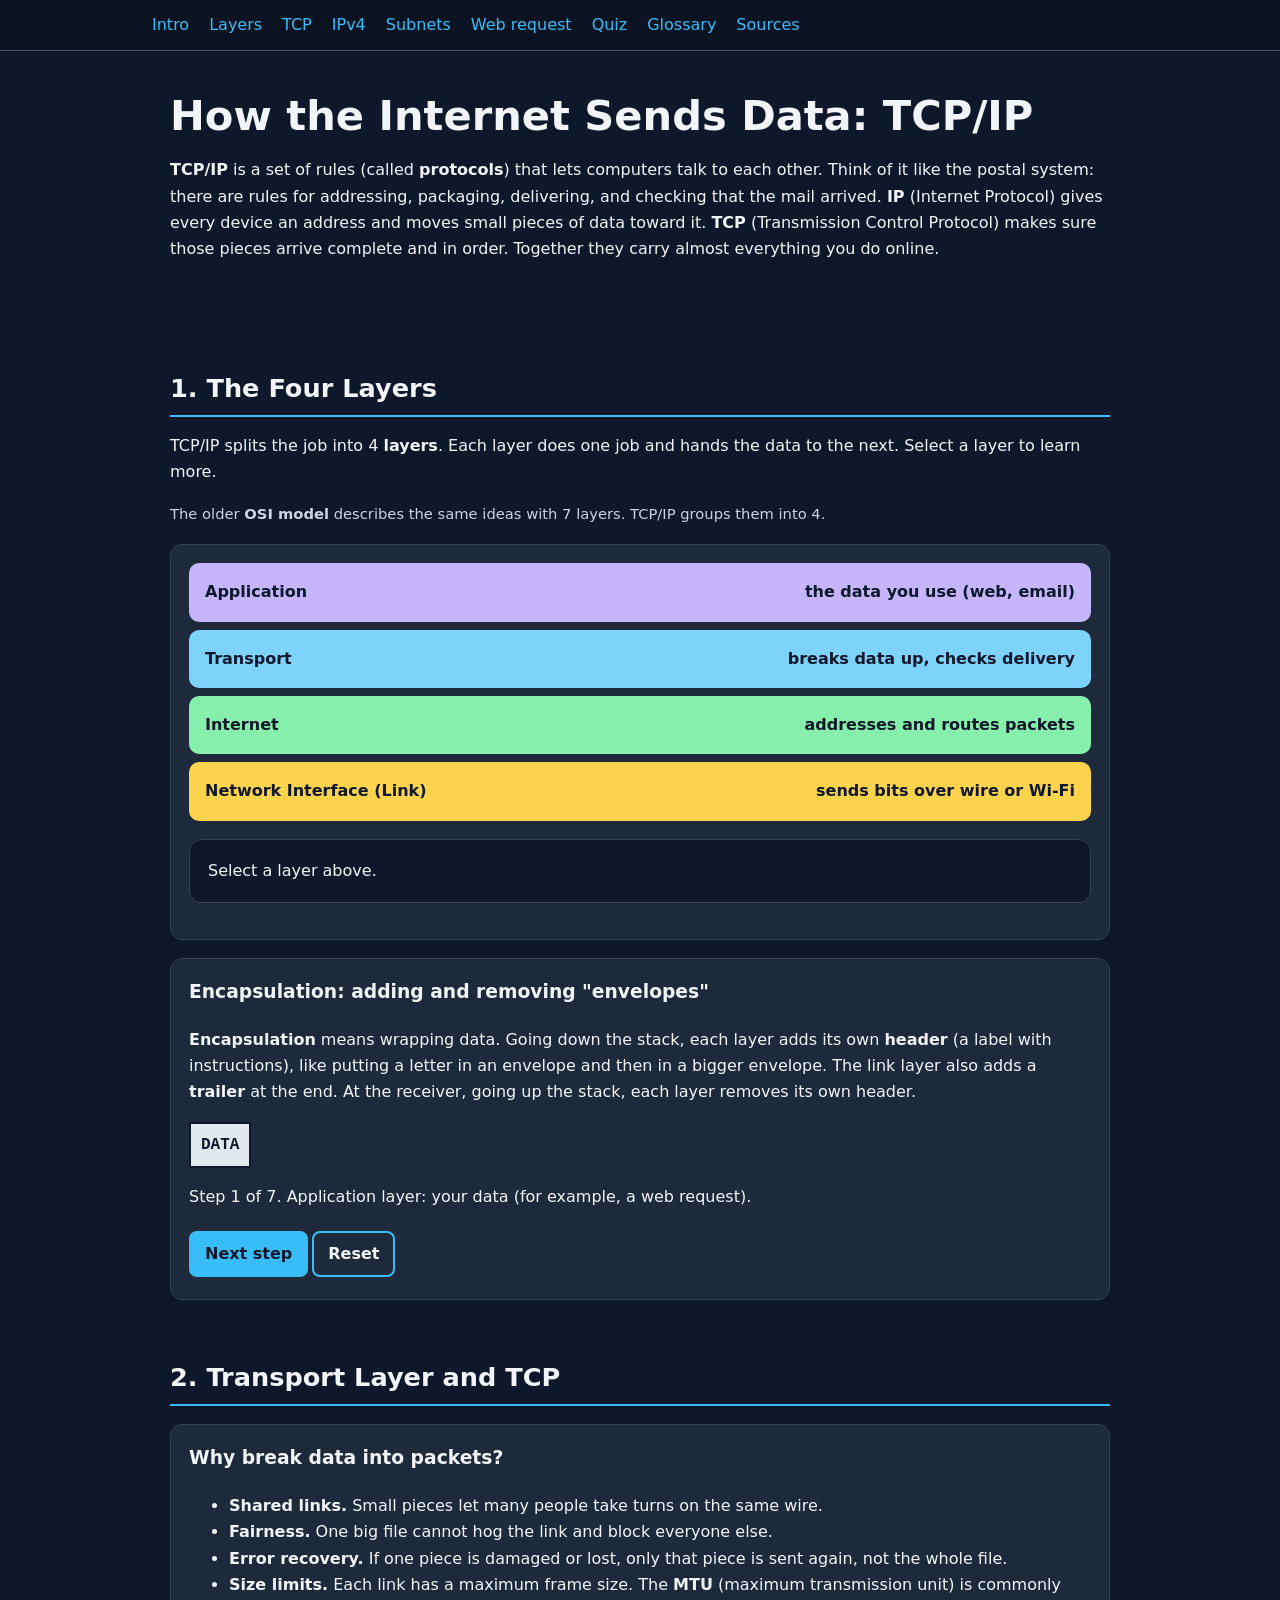
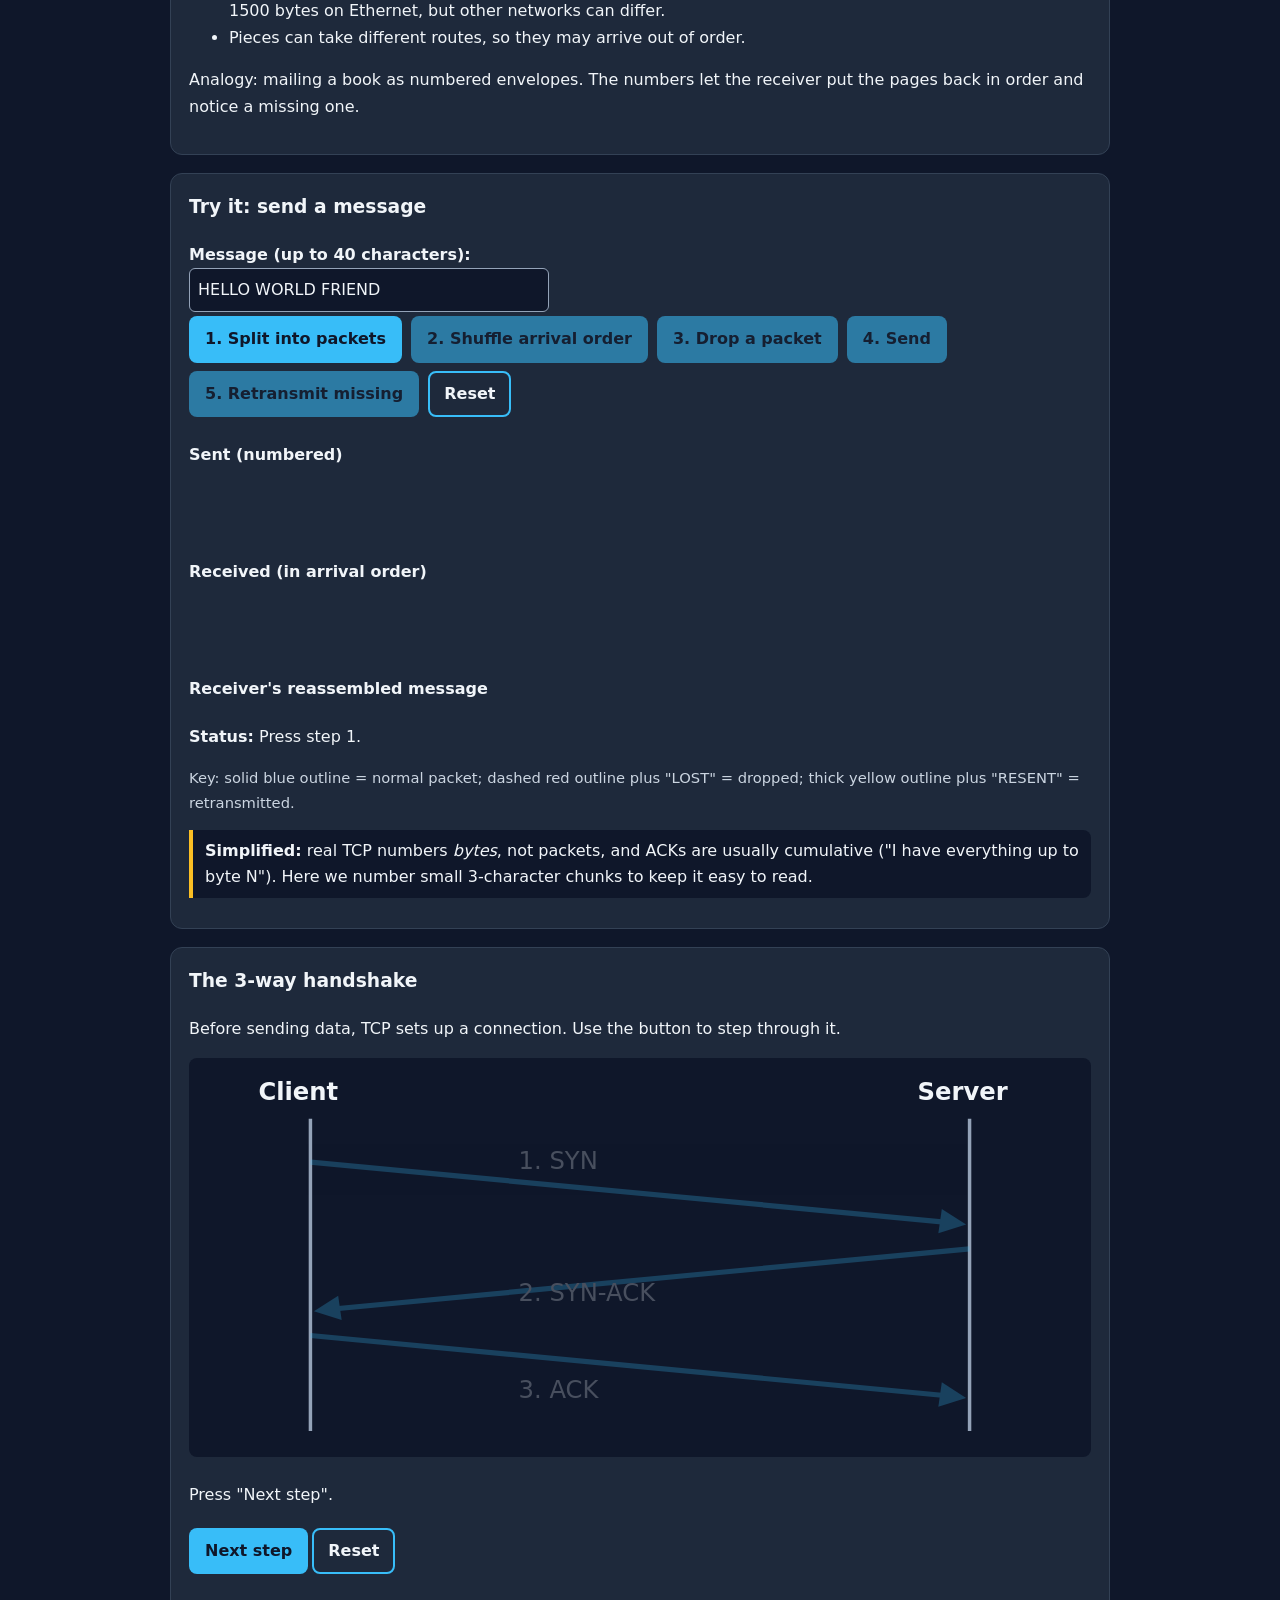
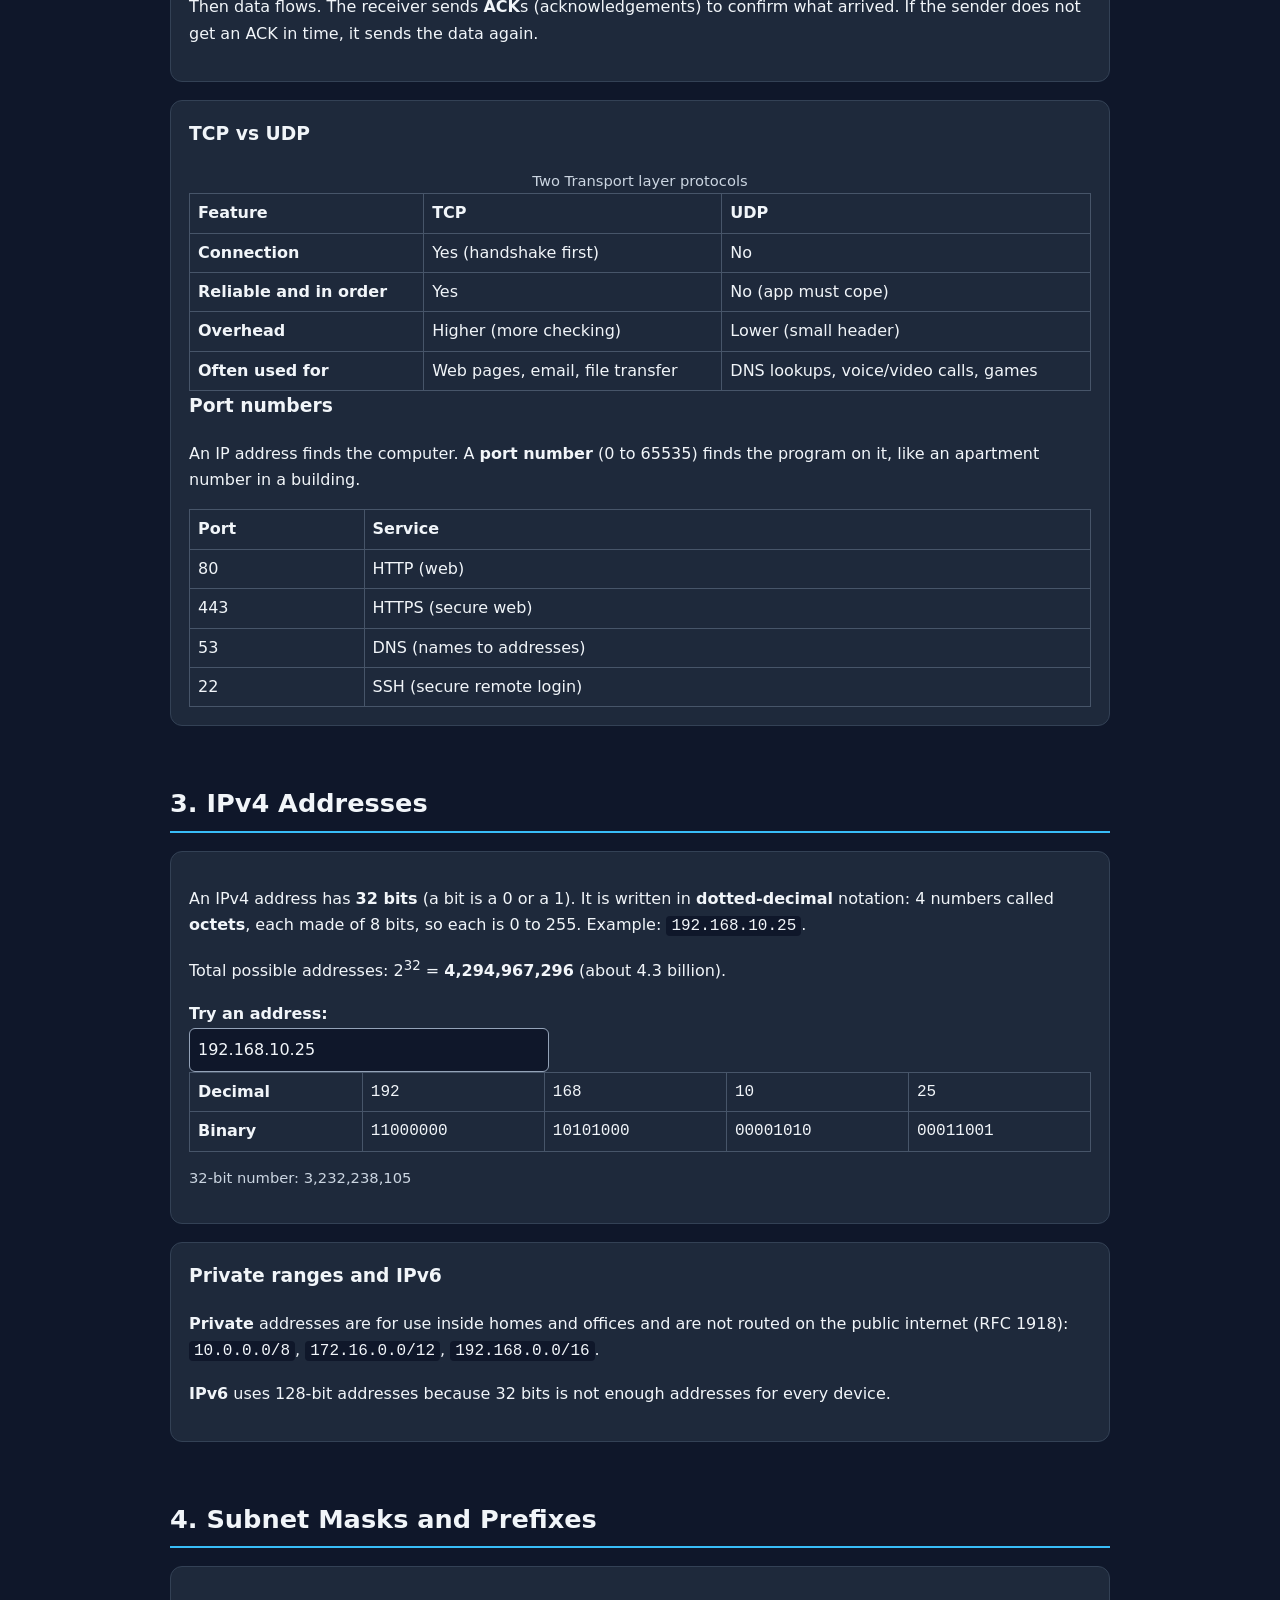
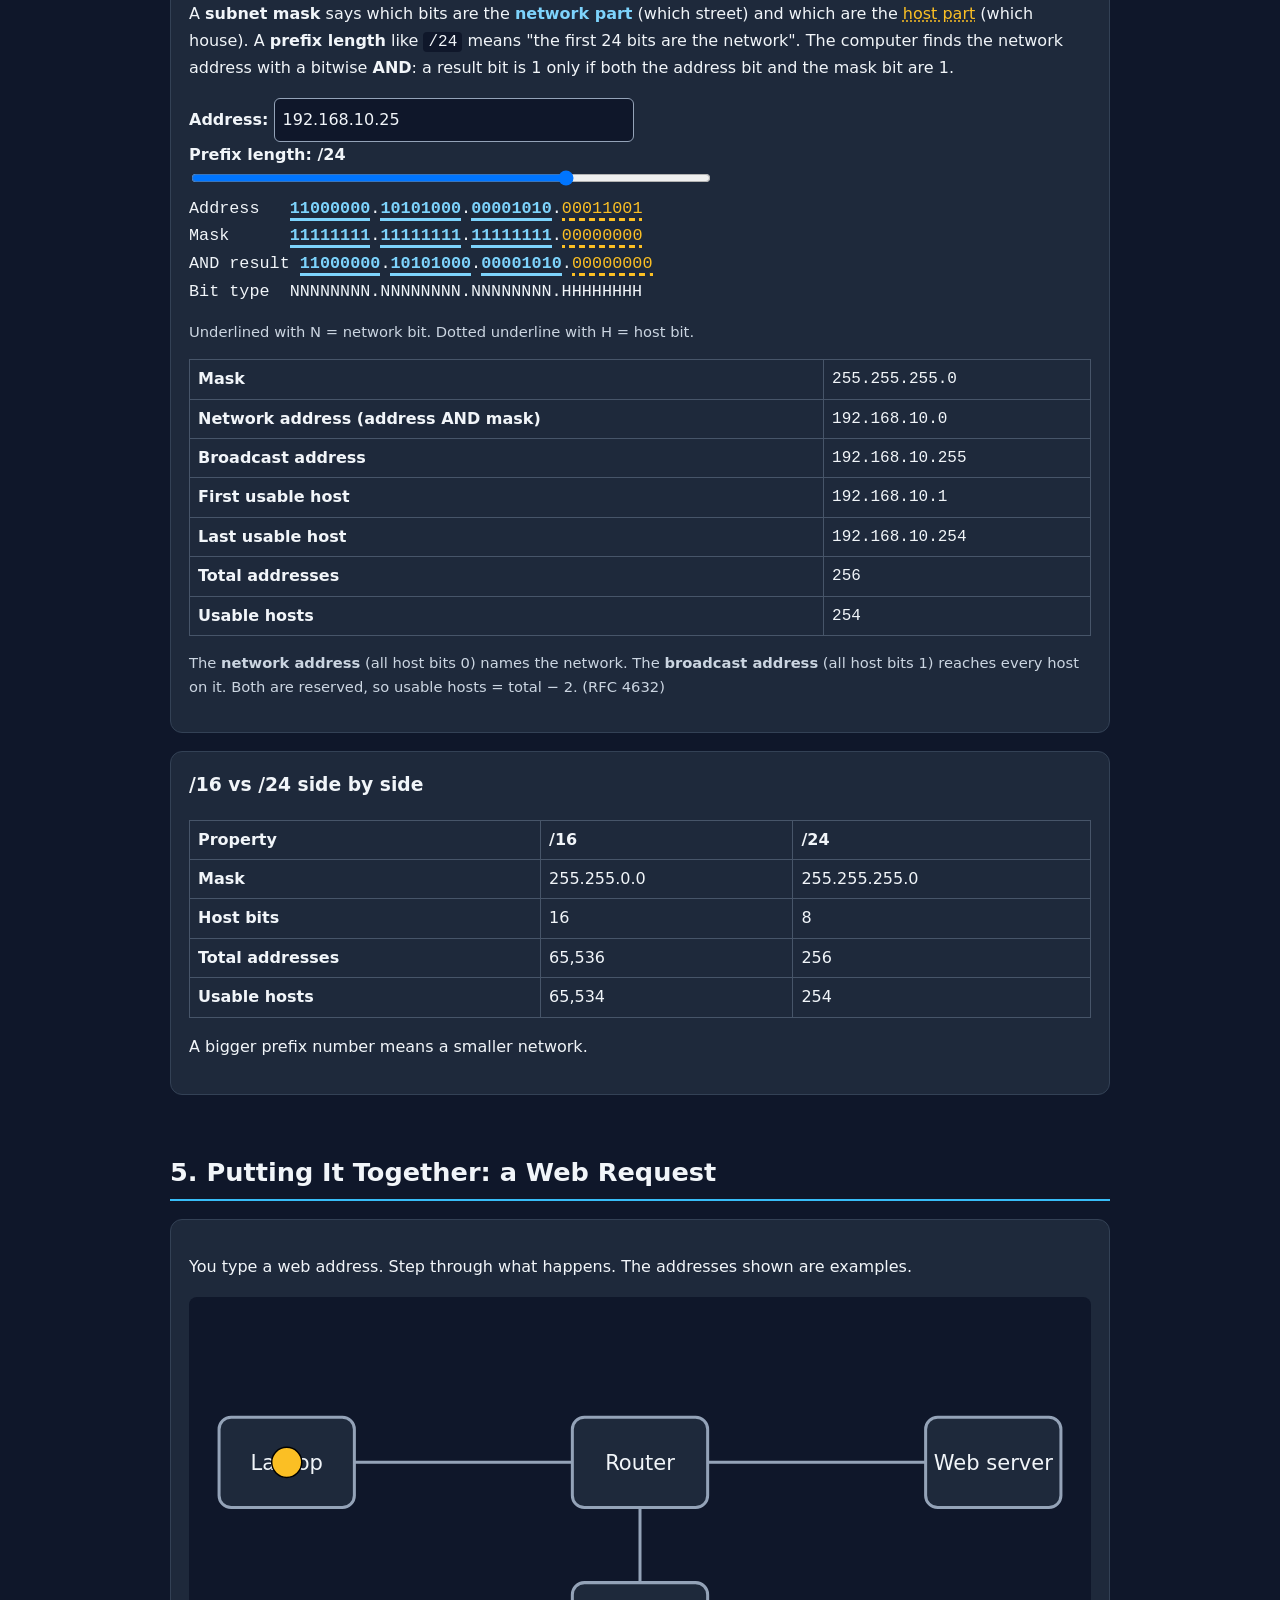
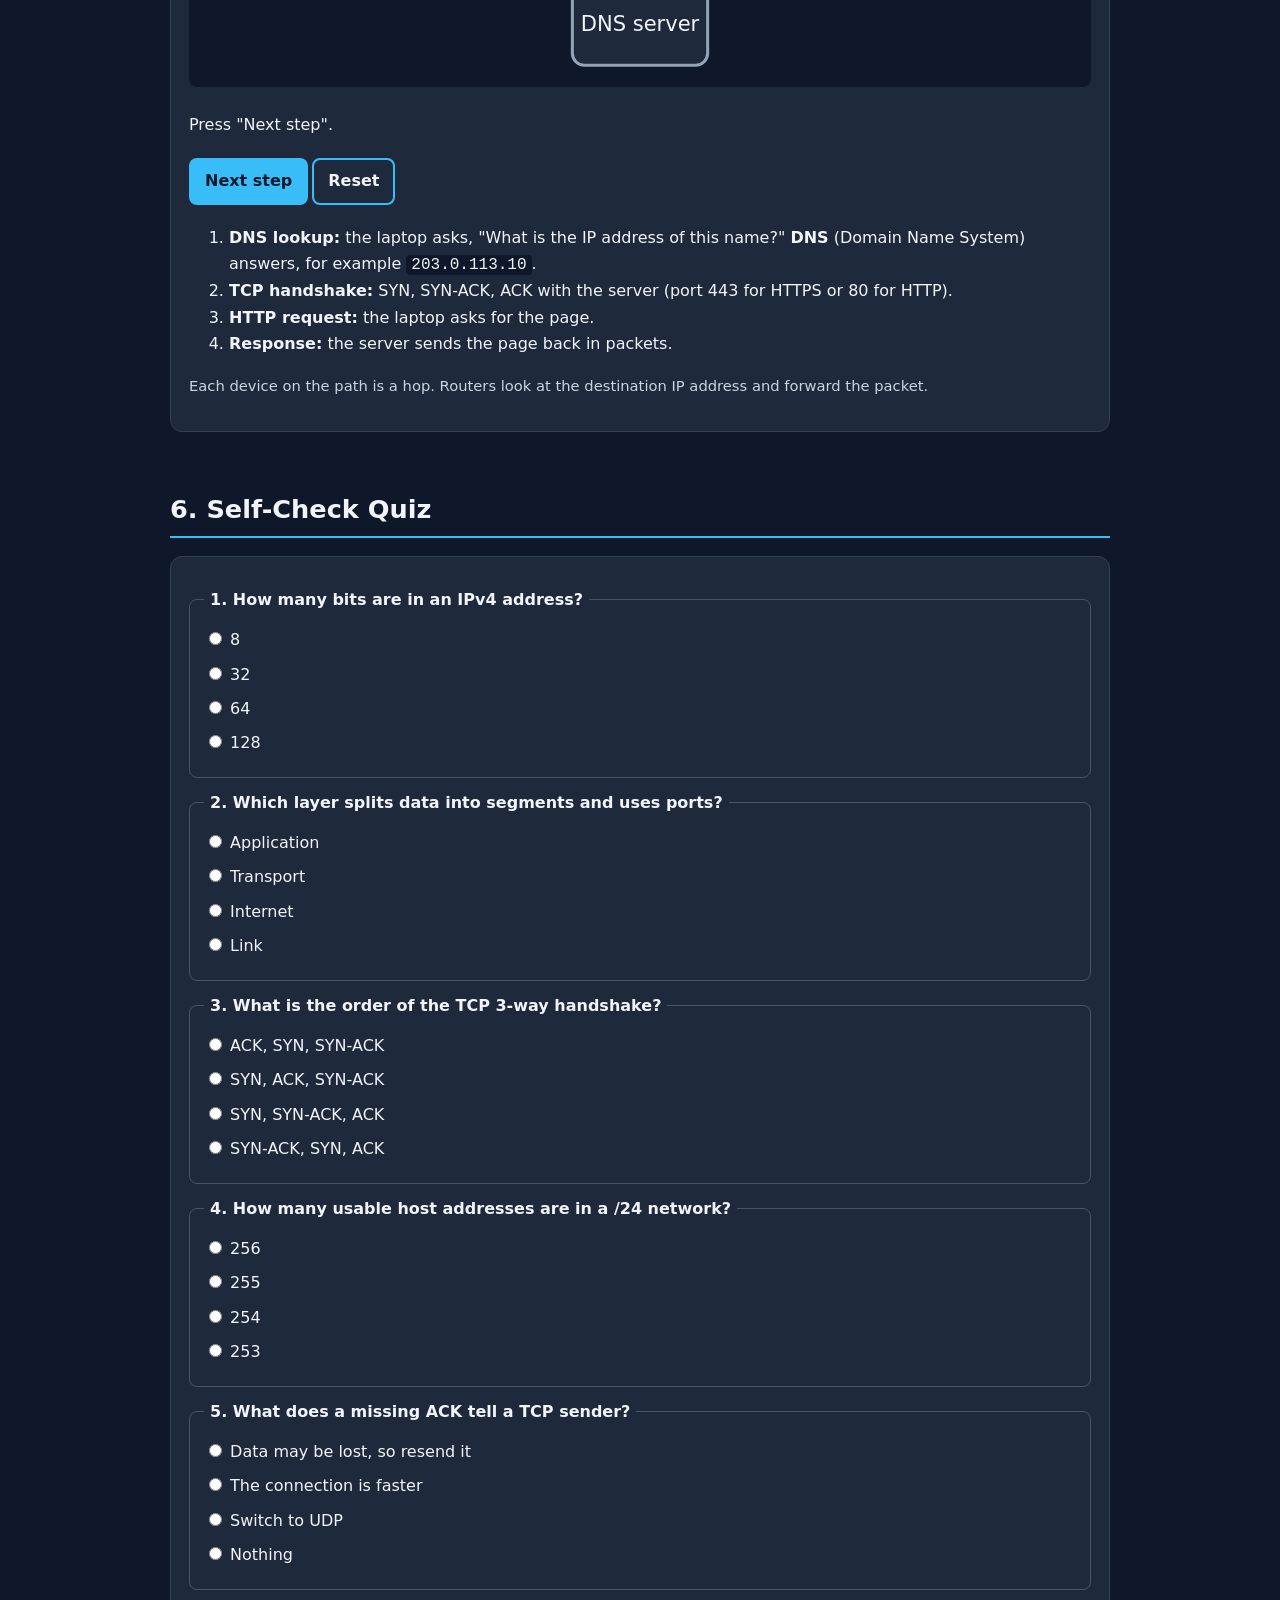
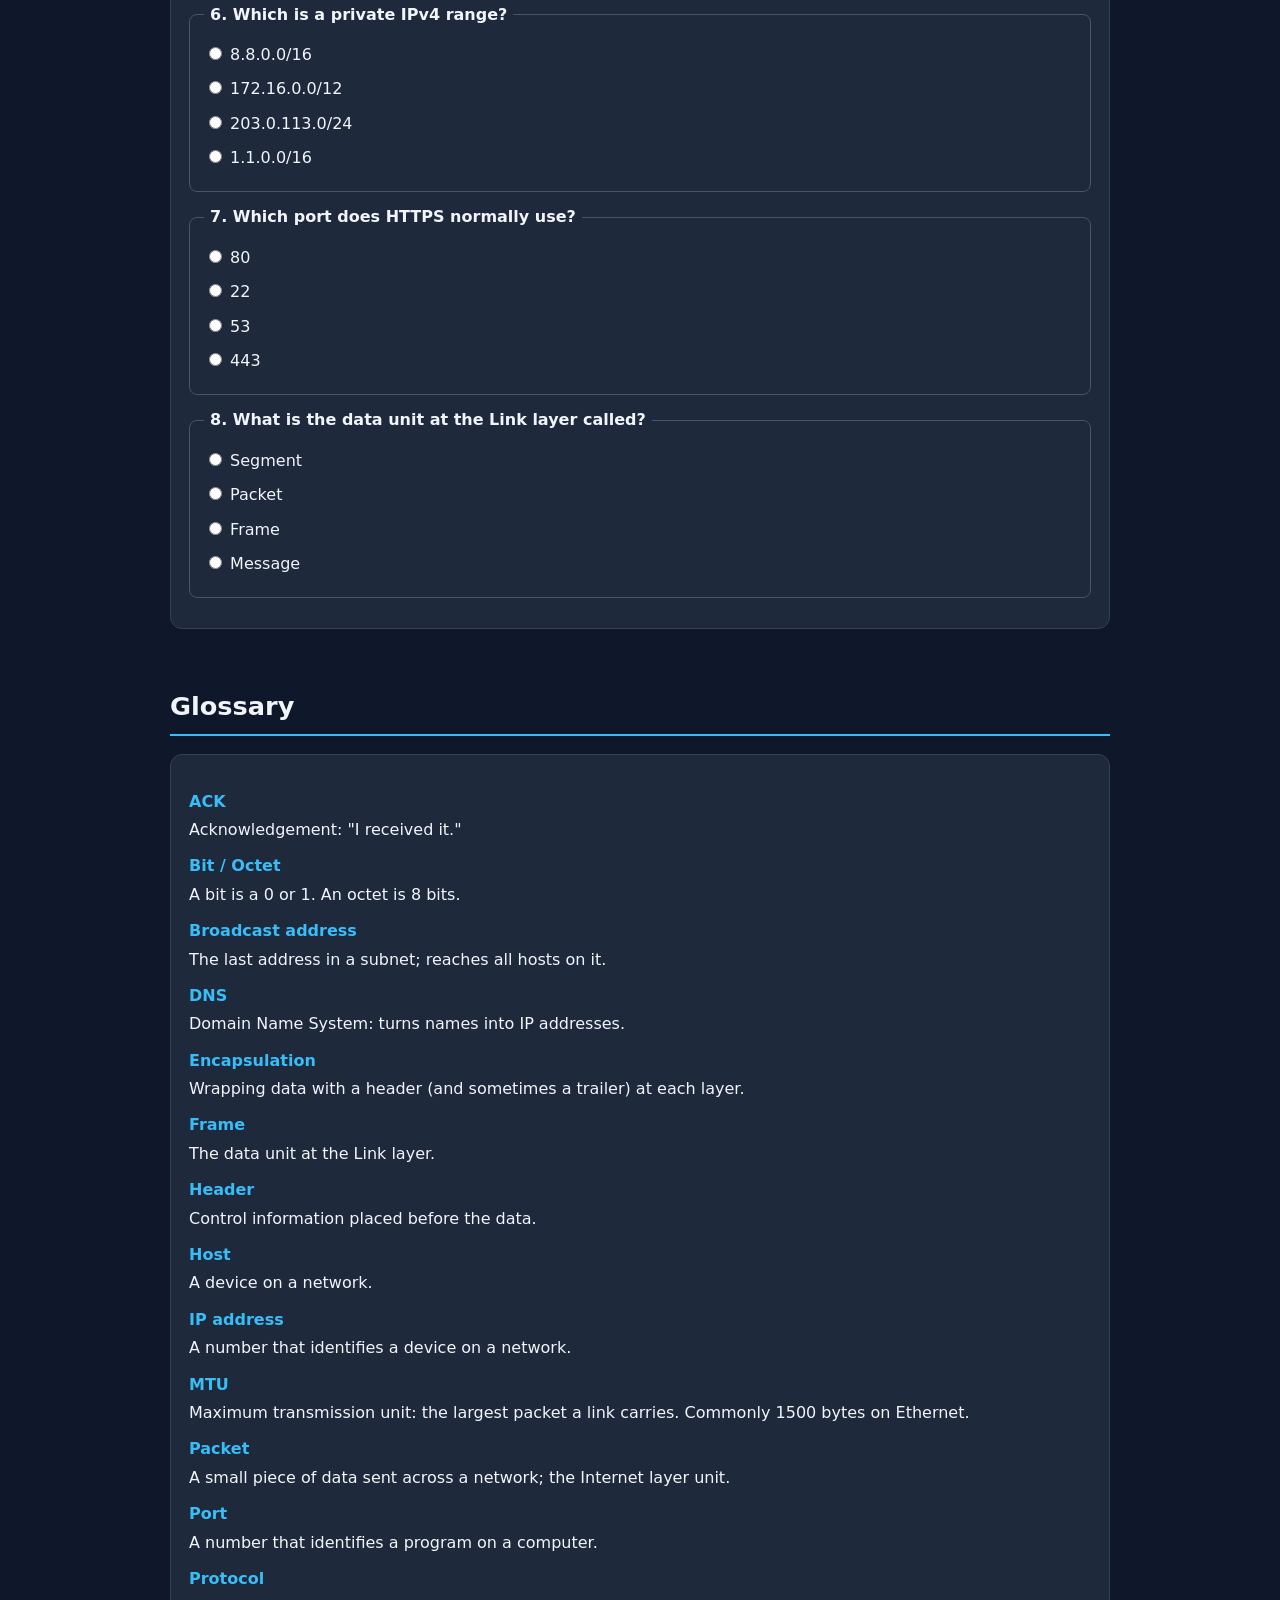
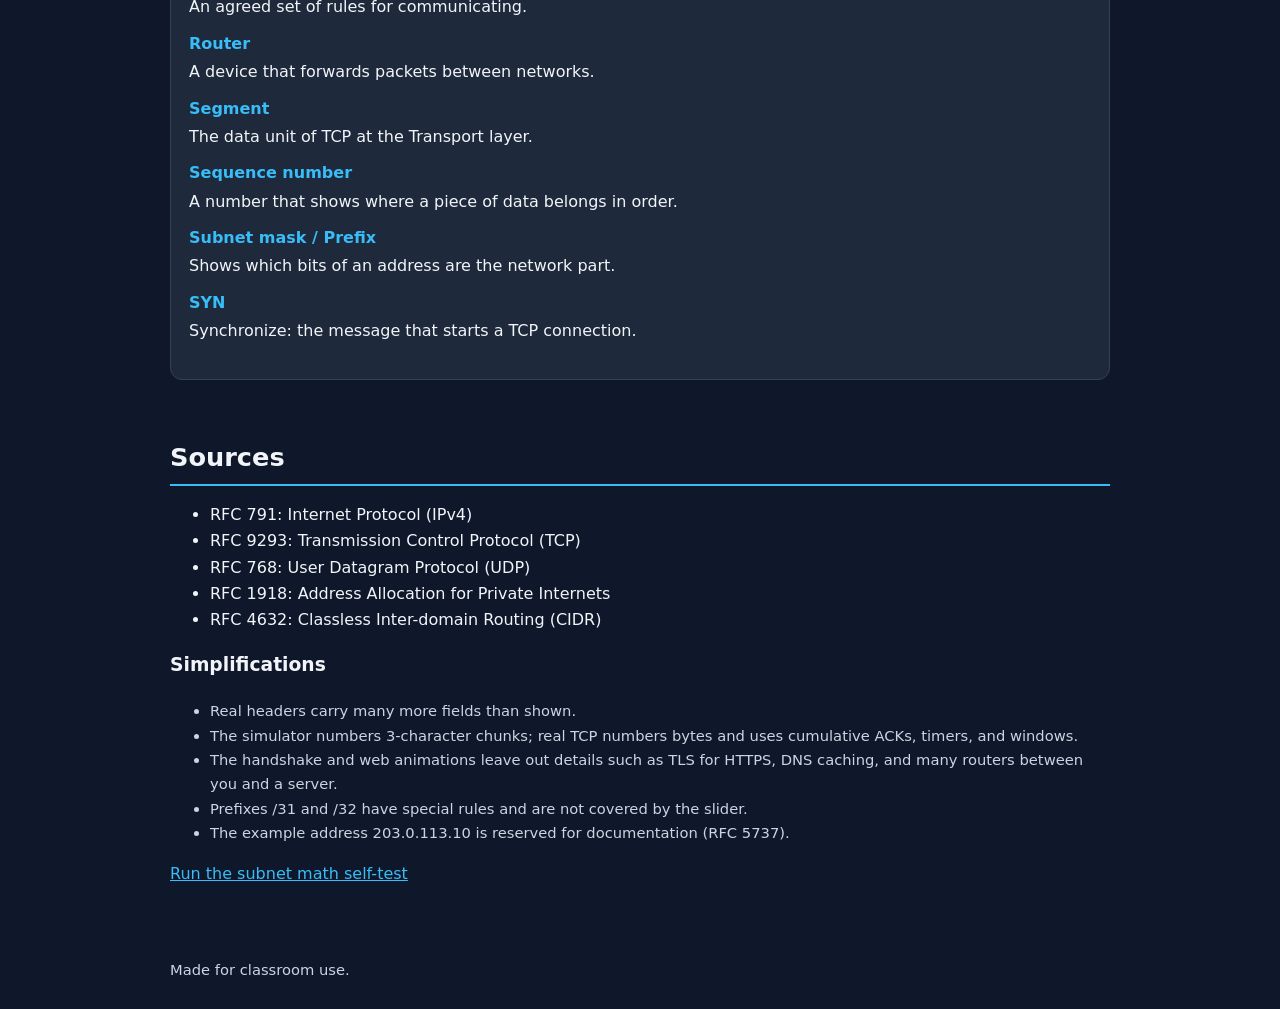
<file: index.html>
<!DOCTYPE html>
<html lang="en">
<head>
<meta charset="utf-8">
<meta name="viewport" content="width=device-width, initial-scale=1">
<title>TCP/IP Visual Guide: how data crosses the internet</title>
<meta name="description" content="A visual, interactive guide to TCP/IP, packets, TCP, and IPv4 subnetting for beginners.">
<link rel="stylesheet" href="css/styles.css">
</head>
<body>
<a class="skip" href="#main">Skip to content</a>
<nav aria-label="Sections">
<ul>
<li><a href="#intro">Intro</a></li><li><a href="#layers">Layers</a></li><li><a href="#tcp">TCP</a></li><li><a href="#ipv4">IPv4</a></li><li><a href="#subnet">Subnets</a></li><li><a href="#together">Web request</a></li><li><a href="#quiz">Quiz</a></li><li><a href="#glossary">Glossary</a></li><li><a href="#sources">Sources</a></li>
</ul>
</nav>
<header id="intro">
<h1>How the Internet Sends Data: TCP/IP</h1>
<p><strong>TCP/IP</strong> is a set of rules (called <strong>protocols</strong>) that lets computers talk to each other. Think of it like the postal system: there are rules for addressing, packaging, delivering, and checking that the mail arrived. <strong>IP</strong> (Internet Protocol) gives every device an address and moves small pieces of data toward it. <strong>TCP</strong> (Transmission Control Protocol) makes sure those pieces arrive complete and in order. Together they carry almost everything you do online.</p>
</header>
<main id="main">

<section id="layers" aria-labelledby="h-layers"><h2 id="h-layers">1. The Four Layers</h2>
<p>TCP/IP splits the job into 4 <strong>layers</strong>. Each layer does one job and hands the data to the next. Select a layer to learn more.</p>
<p class="legend">The older <strong>OSI model</strong> describes the same ideas with 7 layers. TCP/IP groups them into 4.</p>
<div class="card">
<div class="stack" role="group" aria-label="TCP/IP layer stack. Top is Application, bottom is Network Interface.">
<button class="layer l4" aria-pressed="false" data-i="0"><span>Application</span><span>the data you use (web, email)</span></button>
<button class="layer l3" aria-pressed="false" data-i="1"><span>Transport</span><span>breaks data up, checks delivery</span></button>
<button class="layer l2" aria-pressed="false" data-i="2"><span>Internet</span><span>addresses and routes packets</span></button>
<button class="layer l1" aria-pressed="false" data-i="3"><span>Network Interface (Link)</span><span>sends bits over wire or Wi-Fi</span></button>
</div>
<div id="layerInfo" aria-live="polite" class="card"></div>
</div>
<div class="card"><h3>Encapsulation: adding and removing "envelopes"</h3>
<p><strong>Encapsulation</strong> means wrapping data. Going down the stack, each layer adds its own <strong>header</strong> (a label with instructions), like putting a letter in an envelope and then in a bigger envelope. The link layer also adds a <strong>trailer</strong> at the end. At the receiver, going up the stack, each layer removes its own header.</p>
<div class="enc" id="enc" role="img" aria-label="Encapsulation diagram"></div>
<p id="encCap" aria-live="polite"></p>
<button id="encBtn">Next step</button><button id="encReset" class="sec">Reset</button>
</div>
</section>

<section id="tcp" aria-labelledby="h-tcp"><h2 id="h-tcp">2. Transport Layer and TCP</h2>
<div class="card"><h3>Why break data into packets?</h3>
<ul><li><strong>Shared links.</strong> Small pieces let many people take turns on the same wire.</li>
<li><strong>Fairness.</strong> One big file cannot hog the link and block everyone else.</li>
<li><strong>Error recovery.</strong> If one piece is damaged or lost, only that piece is sent again, not the whole file.</li>
<li><strong>Size limits.</strong> Each link has a maximum frame size. The <strong>MTU</strong> (maximum transmission unit) is commonly 1500 bytes on Ethernet, but other networks can differ.</li>
<li>Pieces can take different routes, so they may arrive out of order.</li></ul>
<p>Analogy: mailing a book as numbered envelopes. The numbers let the receiver put the pages back in order and notice a missing one.</p></div>

<div class="card"><h3>Try it: send a message</h3>
<label for="msg">Message (up to 40 characters):</label><br>
<input id="msg" type="text" value="HELLO WORLD FRIEND" maxlength="40" autocomplete="off"><br>
<button id="split">1. Split into packets</button>
<button id="shuffle" disabled>2. Shuffle arrival order</button>
<button id="drop" disabled>3. Drop a packet</button>
<button id="send" disabled>4. Send</button>
<button id="retx" disabled>5. Retransmit missing</button>
<button id="reset" class="sec">Reset</button>
<h4>Sent (numbered)</h4><div id="sent" class="pkts"></div>
<h4>Received (in arrival order)</h4><div id="recv" class="pkts"></div>
<h4>Receiver's reassembled message</h4><div id="out" class="bits" aria-live="polite"></div>
<p id="status" aria-live="polite" role="status"><strong>Status:</strong> Press step 1.</p>
<p class="legend">Key: solid blue outline = normal packet; dashed red outline plus "LOST" = dropped; thick yellow outline plus "RESENT" = retransmitted.</p>
<p class="note"><strong>Simplified:</strong> real TCP numbers <em>bytes</em>, not packets, and ACKs are usually cumulative ("I have everything up to byte N"). Here we number small 3-character chunks to keep it easy to read.</p></div>

<div class="card"><h3>The 3-way handshake</h3>
<p>Before sending data, TCP sets up a connection. Use the button to step through it.</p>
<svg class="hs" viewBox="0 0 520 230" role="img" aria-labelledby="hsT hsD"><title id="hsT">TCP three-way handshake</title><desc id="hsD">The client sends SYN to the server. The server replies SYN-ACK. The client sends ACK. Then the connection is established.</desc>
<text x="40" y="24" font-weight="700">Client</text><text x="420" y="24" font-weight="700">Server</text>
<line class="ln" x1="70" y1="35" x2="70" y2="215"/><line class="ln" x1="450" y1="35" x2="450" y2="215"/>
<g class="msg" id="hs1"><line x1="70" y1="60" x2="440" y2="95"/><polygon points="448,96 434,87 432,101"/><text x="190" y="64">1. SYN</text></g>
<g class="msg" id="hs2"><line x1="450" y1="110" x2="80" y2="145"/><polygon points="72,146 86,137 88,151"/><text x="190" y="140">2. SYN-ACK</text></g>
<g class="msg" id="hs3"><line x1="70" y1="160" x2="440" y2="195"/><polygon points="448,196 434,187 432,201"/><text x="190" y="196">3. ACK</text></g>
</svg>
<p id="hsCap" aria-live="polite">Press "Next step".</p>
<button id="hsBtn">Next step</button><button id="hsReset" class="sec">Reset</button>
<p>Then data flows. The receiver sends <strong>ACK</strong>s (acknowledgements) to confirm what arrived. If the sender does not get an ACK in time, it sends the data again.</p></div>

<div class="card"><h3>TCP vs UDP</h3>
<div class="tw"><table><caption class="legend">Two Transport layer protocols</caption><tr><th scope="col">Feature</th><th scope="col">TCP</th><th scope="col">UDP</th></tr>
<tr><th scope="row">Connection</th><td>Yes (handshake first)</td><td>No</td></tr>
<tr><th scope="row">Reliable and in order</th><td>Yes</td><td>No (app must cope)</td></tr>
<tr><th scope="row">Overhead</th><td>Higher (more checking)</td><td>Lower (small header)</td></tr>
<tr><th scope="row">Often used for</th><td>Web pages, email, file transfer</td><td>DNS lookups, voice/video calls, games</td></tr></table></div>
<h3>Port numbers</h3>
<p>An IP address finds the computer. A <strong>port number</strong> (0 to 65535) finds the program on it, like an apartment number in a building.</p>
<div class="tw"><table><tr><th scope="col">Port</th><th scope="col">Service</th></tr><tr><td>80</td><td>HTTP (web)</td></tr><tr><td>443</td><td>HTTPS (secure web)</td></tr><tr><td>53</td><td>DNS (names to addresses)</td></tr><tr><td>22</td><td>SSH (secure remote login)</td></tr></table></div></div>
</section>

<section id="ipv4" aria-labelledby="h-ipv4"><h2 id="h-ipv4">3. IPv4 Addresses</h2>
<div class="card">
<p>An IPv4 address has <strong>32 bits</strong> (a bit is a 0 or a 1). It is written in <strong>dotted-decimal</strong> notation: 4 numbers called <strong>octets</strong>, each made of 8 bits, so each is 0 to 255. Example: <code>192.168.10.25</code>.</p>
<p>Total possible addresses: 2<sup>32</sup> = <strong>4,294,967,296</strong> (about 4.3 billion).</p>
<label for="ip">Try an address:</label><br>
<input id="ip" type="text" value="192.168.10.25" inputmode="decimal" autocomplete="off" aria-describedby="ipBin">
<div id="ipBin" aria-live="polite" class="tw"></div></div>
<div class="card"><h3>Private ranges and IPv6</h3>
<p><strong>Private</strong> addresses are for use inside homes and offices and are not routed on the public internet (RFC 1918): <code>10.0.0.0/8</code>, <code>172.16.0.0/12</code>, <code>192.168.0.0/16</code>.</p>
<p><strong>IPv6</strong> uses 128-bit addresses because 32 bits is not enough addresses for every device.</p></div>
</section>

<section id="subnet" aria-labelledby="h-subnet"><h2 id="h-subnet">4. Subnet Masks and Prefixes</h2>
<div class="card">
<p>A <strong>subnet mask</strong> says which bits are the <span class="net">network part</span> (which street) and which are the <span class="host">host part</span> (which house). A <strong>prefix length</strong> like <code>/24</code> means "the first 24 bits are the network". The computer finds the network address with a bitwise <strong>AND</strong>: a result bit is 1 only if both the address bit and the mask bit are 1.</p>
<label for="subIp">Address:</label>
<input id="subIp" type="text" value="192.168.10.25" autocomplete="off"><br>
<label for="pre">Prefix length: /<span id="preVal">24</span></label><br>
<input id="pre" type="range" min="8" max="30" value="24" aria-valuetext="/24">
<div id="subBits" class="bits tw" aria-live="polite"></div>
<p class="legend">Underlined with N = network bit. Dotted underline with H = host bit.</p>
<div class="tw"><table id="subTbl"></table></div>
<p class="legend">The <strong>network address</strong> (all host bits 0) names the network. The <strong>broadcast address</strong> (all host bits 1) reaches every host on it. Both are reserved, so usable hosts = total &minus; 2. (RFC 4632)</p></div>
<div class="card"><h3>/16 vs /24 side by side</h3>
<div class="tw"><table><tr><th scope="col">Property</th><th scope="col">/16</th><th scope="col">/24</th></tr>
<tr><th scope="row">Mask</th><td>255.255.0.0</td><td>255.255.255.0</td></tr>
<tr><th scope="row">Host bits</th><td>16</td><td>8</td></tr>
<tr><th scope="row">Total addresses</th><td>65,536</td><td>256</td></tr>
<tr><th scope="row">Usable hosts</th><td>65,534</td><td>254</td></tr></table></div>
<p>A bigger prefix number means a smaller network.</p></div>
</section>

<section id="together" aria-labelledby="h-together"><h2 id="h-together">5. Putting It Together: a Web Request</h2>
<div class="card">
<p>You type a web address. Step through what happens. The addresses shown are examples.</p>
<svg class="web" viewBox="0 0 600 260" role="img" aria-labelledby="wT wD"><title id="wT">Web request path</title><desc id="wD">A laptop connects through a router to a web server. A DNS server hangs off the router. A yellow dot shows where the data is.</desc>
<g class="box"><rect class="box" x="20" y="80" width="90" height="60" rx="8"/><rect class="box" x="255" y="80" width="90" height="60" rx="8"/><rect class="box" x="490" y="80" width="90" height="60" rx="8"/><rect class="box" x="255" y="190" width="90" height="55" rx="8"/></g>
<line class="ln" x1="110" y1="110" x2="255" y2="110" stroke="#94a3b8" stroke-width="2"/><line x1="345" y1="110" x2="490" y2="110" stroke="#94a3b8" stroke-width="2"/><line x1="300" y1="140" x2="300" y2="190" stroke="#94a3b8" stroke-width="2"/>
<text x="65" y="115" text-anchor="middle">Laptop</text><text x="300" y="115" text-anchor="middle">Router</text><text x="535" y="115" text-anchor="middle">Web server</text><text x="300" y="222" text-anchor="middle">DNS server</text>
<circle id="dot" class="dot" cx="65" cy="110" r="10"/>
</svg>
<p id="webCap" aria-live="polite">Press "Next step".</p>
<button id="webBtn">Next step</button><button id="webReset" class="sec">Reset</button>
<ol><li><strong>DNS lookup:</strong> the laptop asks, "What is the IP address of this name?" <strong>DNS</strong> (Domain Name System) answers, for example <code>203.0.113.10</code>.</li>
<li><strong>TCP handshake:</strong> SYN, SYN-ACK, ACK with the server (port 443 for HTTPS or 80 for HTTP).</li>
<li><strong>HTTP request:</strong> the laptop asks for the page.</li>
<li><strong>Response:</strong> the server sends the page back in packets.</li></ol>
<p class="legend">Each device on the path is a hop. Routers look at the destination IP address and forward the packet.</p></div>
</section>

<section id="quiz" aria-labelledby="h-quiz"><h2 id="h-quiz">6. Self-Check Quiz</h2>
<form class="card quiz" id="quizForm" onsubmit="return false"></form>
<p id="score" aria-live="polite" role="status"></p>
</section>

<section id="glossary" aria-labelledby="h-glossary"><h2 id="h-glossary">Glossary</h2>
<div class="card"><dl>
<dt>ACK</dt><dd>Acknowledgement: "I received it."</dd>
<dt>Bit / Octet</dt><dd>A bit is a 0 or 1. An octet is 8 bits.</dd>
<dt>Broadcast address</dt><dd>The last address in a subnet; reaches all hosts on it.</dd>
<dt>DNS</dt><dd>Domain Name System: turns names into IP addresses.</dd>
<dt>Encapsulation</dt><dd>Wrapping data with a header (and sometimes a trailer) at each layer.</dd>
<dt>Frame</dt><dd>The data unit at the Link layer.</dd>
<dt>Header</dt><dd>Control information placed before the data.</dd>
<dt>Host</dt><dd>A device on a network.</dd>
<dt>IP address</dt><dd>A number that identifies a device on a network.</dd>
<dt>MTU</dt><dd>Maximum transmission unit: the largest packet a link carries. Commonly 1500 bytes on Ethernet.</dd>
<dt>Packet</dt><dd>A small piece of data sent across a network; the Internet layer unit.</dd>
<dt>Port</dt><dd>A number that identifies a program on a computer.</dd>
<dt>Protocol</dt><dd>An agreed set of rules for communicating.</dd>
<dt>Router</dt><dd>A device that forwards packets between networks.</dd>
<dt>Segment</dt><dd>The data unit of TCP at the Transport layer.</dd>
<dt>Sequence number</dt><dd>A number that shows where a piece of data belongs in order.</dd>
<dt>Subnet mask / Prefix</dt><dd>Shows which bits of an address are the network part.</dd>
<dt>SYN</dt><dd>Synchronize: the message that starts a TCP connection.</dd>
</dl></div></section>

<section id="sources" aria-labelledby="h-sources"><h2 id="h-sources">Sources</h2>
<ul><li>RFC 791: Internet Protocol (IPv4)</li><li>RFC 9293: Transmission Control Protocol (TCP)</li><li>RFC 768: User Datagram Protocol (UDP)</li><li>RFC 1918: Address Allocation for Private Internets</li><li>RFC 4632: Classless Inter-domain Routing (CIDR)</li></ul>
<h3>Simplifications</h3>
<ul class="legend"><li>Real headers carry many more fields than shown.</li>
<li>The simulator numbers 3-character chunks; real TCP numbers bytes and uses cumulative ACKs, timers, and windows.</li>
<li>The handshake and web animations leave out details such as TLS for HTTPS, DNS caching, and many routers between you and a server.</li>
<li>Prefixes /31 and /32 have special rules and are not covered by the slider.</li>
<li>The example address 203.0.113.10 is reserved for documentation (RFC 5737).</li></ul>
<p><a href="js/tests.html">Run the subnet math self-test</a></p></section>
</main>
<footer><p class="legend">Made for classroom use.</p></footer>
<script src="js/subnet.js"></script>
<script src="js/app.js"></script>
</body>
</html>
</file>
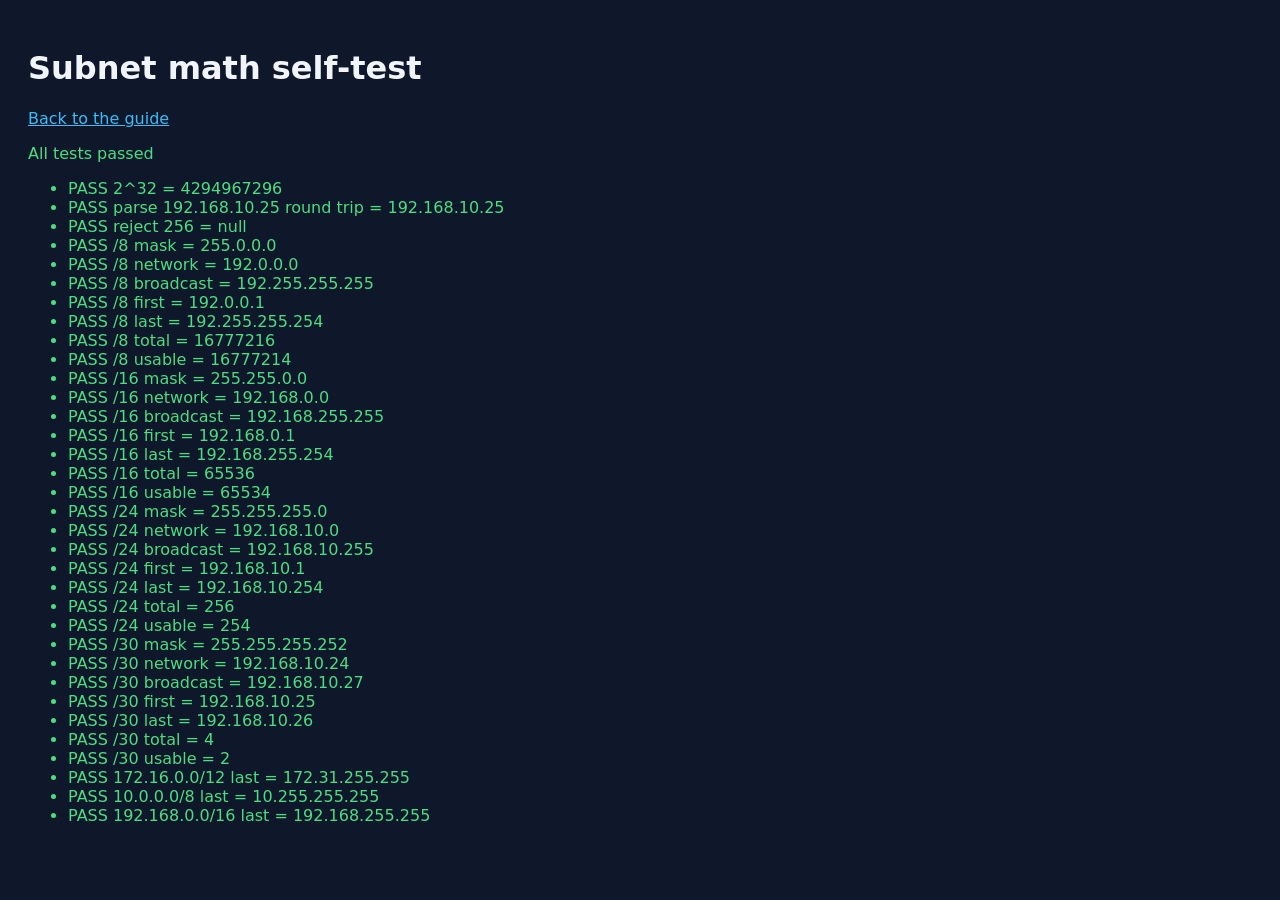
<file: js/tests.html>
<!DOCTYPE html>
<html lang="en"><head><meta charset="utf-8"><title>Subnet self-test</title>
<style>body{font-family:system-ui,sans-serif;background:#0f172a;color:#f1f5f9;padding:20px}.p{color:#4ade80}.f{color:#f87171}a{color:#38bdf8}</style></head>
<body><h1>Subnet math self-test</h1><p><a href="../index.html">Back to the guide</a></p><ul id="r"></ul>
<script src="subnet.js"></script>
<script>
const out = document.getElementById('r');
let fails = 0;
function eq(name, got, want) {
  const ok = got === want;
  if (!ok) { fails++; console.error('FAIL', name, got, want); }
  const li = document.createElement('li');
  li.className = ok ? 'p' : 'f';
  li.textContent = (ok ? 'PASS ' : 'FAIL ') + name + ' = ' + got + (ok ? '' : ' (expected ' + want + ')');
  out.appendChild(li);
}
eq('2^32', Math.pow(2, 32), 4294967296);
eq('parse 192.168.10.25 round trip', Net.str(Net.parse('192.168.10.25')), '192.168.10.25');
eq('reject 256', Net.parse('1.2.3.256'), null);
const ip = Net.parse('192.168.10.25');
[[8,'255.0.0.0','192.0.0.0','192.255.255.255','192.0.0.1','192.255.255.254',16777216,16777214],
 [16,'255.255.0.0','192.168.0.0','192.168.255.255','192.168.0.1','192.168.255.254',65536,65534],
 [24,'255.255.255.0','192.168.10.0','192.168.10.255','192.168.10.1','192.168.10.254',256,254],
 [30,'255.255.255.252','192.168.10.24','192.168.10.27','192.168.10.25','192.168.10.26',4,2]
].forEach(([p,m,n,b,f,l,t,u]) => {
  const i = Net.info(ip, p), k = '/' + p + ' ';
  eq(k+'mask', Net.str(i.mask), m); eq(k+'network', Net.str(i.network), n);
  eq(k+'broadcast', Net.str(i.broadcast), b); eq(k+'first', Net.str(i.first), f);
  eq(k+'last', Net.str(i.last), l); eq(k+'total', i.total, t); eq(k+'usable', i.usable, u);
});
eq('172.16.0.0/12 last', Net.str(Net.info(Net.parse('172.16.0.0'), 12).broadcast), '172.31.255.255');
eq('10.0.0.0/8 last', Net.str(Net.info(Net.parse('10.0.0.0'), 8).broadcast), '10.255.255.255');
eq('192.168.0.0/16 last', Net.str(Net.info(Net.parse('192.168.0.0'), 16).broadcast), '192.168.255.255');
const s = document.createElement('p'); s.textContent = fails ? fails + ' test(s) failed' : 'All tests passed'; s.className = fails ? 'f' : 'p';
out.before(s); console.log(s.textContent);
</script></body></html>
</file>
<file: css/styles.css>
:root{--bg:#0f172a;--card:#1e293b;--deep:#0b1222;--text:#f1f5f9;--muted:#cbd5e1;--accent:#38bdf8;--ok:#4ade80;--bad:#f87171;--warn:#fbbf24;--line:#475569;--ink:#0f172a}
*{box-sizing:border-box}
html{scroll-behavior:smooth;scroll-padding-top:70px}
body{margin:0;font-family:system-ui,-apple-system,"Segoe UI",Roboto,Helvetica,Arial,sans-serif;background:var(--bg);color:var(--text);line-height:1.65}
a{color:var(--accent)}
.skip{position:absolute;left:-999px;top:0}
.skip:focus{left:8px;top:8px;background:#fff;color:#000;padding:8px 12px;z-index:99;border-radius:6px}
header,main,footer{max-width:980px;margin:0 auto;padding:16px 20px}
header{padding-top:40px}
nav{position:sticky;top:0;z-index:10;background:var(--deep);padding:8px 16px;border-bottom:1px solid var(--line)}
nav ul{list-style:none;margin:0 auto;padding:0;max-width:980px;display:flex;gap:4px 16px;flex-wrap:wrap}
nav a{display:inline-block;padding:4px 2px;text-decoration:none}
nav a:hover{text-decoration:underline}
h1{font-size:clamp(1.7rem,5vw,2.6rem);line-height:1.2;margin:0 0 12px}
h2{border-bottom:2px solid var(--accent);padding-bottom:6px;margin:56px 0 16px;font-size:1.6rem}
h3{margin-top:0}
section{margin-bottom:24px}
.card{background:var(--card);border-radius:12px;padding:18px;margin:18px 0;border:1px solid #334155}
.card .card{background:var(--bg)}
.note{border-left:4px solid var(--warn);padding:8px 12px;background:var(--bg);border-radius:0 8px 8px 0;margin:12px 0}
.legend{font-size:.92rem;color:var(--muted)}
code,.mono{font-family:ui-monospace,SFMono-Regular,Menlo,Consolas,monospace}
code{background:var(--bg);padding:1px 5px;border-radius:4px}
button{background:var(--accent);color:var(--ink);border:2px solid transparent;border-radius:8px;padding:8px 14px;font:inherit;font-weight:700;cursor:pointer;margin:4px 4px 4px 0}
button:hover{filter:brightness(1.1)}
button:disabled{opacity:.55;cursor:not-allowed}
button.sec{background:transparent;color:var(--text);border-color:var(--accent)}
:focus-visible{outline:3px solid var(--warn);outline-offset:2px}
input[type=text]{padding:8px;border-radius:6px;border:1px solid #94a3b8;background:var(--bg);color:var(--text);width:100%;max-width:360px;font:inherit}
input[type=range]{width:100%;max-width:520px}
label{font-weight:600}
.stack{display:grid;gap:8px}
.layer{display:flex;flex-wrap:wrap;gap:4px 12px;justify-content:space-between;width:100%;text-align:left;margin:0;padding:14px;font-size:1rem;border-radius:10px;color:var(--ink)}
.layer[aria-pressed=true]{border:2px solid #fff;box-shadow:0 0 0 3px var(--ink) inset}
.layer[aria-pressed=true]::before{content:"\25B6 ";}
.l4{background:#c4b5fd}.l3{background:#7dd3fc}.l2{background:#86efac}.l1{background:#fcd34d}
.pkts{display:flex;gap:8px;flex-wrap:wrap;min-height:48px;margin-bottom:8px}
.pkt{border:2px solid var(--accent);border-radius:8px;padding:4px 10px;background:var(--bg);font-family:ui-monospace,Menlo,Consolas,monospace;white-space:pre}
.pkt.lost{border-style:dashed;border-color:var(--bad)}
.pkt.re{border-color:var(--warn);border-width:4px}
.pkt.ok{border-color:var(--ok)}
.tag{font-size:.8rem;font-weight:700;margin-left:6px}
.bits{font-family:ui-monospace,Menlo,Consolas,monospace;font-size:1.05rem;word-break:break-all}
.net{color:#7dd3fc;font-weight:700}
.host{color:var(--warn);text-decoration:underline dotted}
.bit.net{border-bottom:3px solid #7dd3fc}
.bit.host{border-bottom:3px dotted var(--warn);text-decoration:none}
.tw{overflow-x:auto}
table{border-collapse:collapse;width:100%}
td,th{border:1px solid var(--line);padding:6px 8px;text-align:left;vertical-align:top}
.enc{display:flex;flex-wrap:wrap;gap:0;font-family:ui-monospace,Menlo,Consolas,monospace;margin:8px 0;min-height:44px}
.enc span{padding:8px 10px;border:2px solid var(--ink);color:var(--ink);font-weight:700}
.enc .h1{background:#fcd34d}.enc .h2{background:#86efac}.enc .h3{background:#7dd3fc}.enc .h4{background:#c4b5fd}.enc .d{background:#e2e8f0}
.hs,.web{width:100%;height:auto;background:var(--bg);border-radius:8px}
.hs text,.web text{fill:#f1f5f9;font-size:14px;font-family:system-ui,sans-serif}
.hs .ln{stroke:#94a3b8;stroke-width:2}
.hs .msg{opacity:.25}
.hs .msg.on{opacity:1}
.hs .msg line{stroke:var(--accent);stroke-width:3}
.hs .msg polygon{fill:var(--accent)}
.web .box{fill:#1e293b;stroke:#94a3b8;stroke-width:2}
.web .dot{fill:var(--warn);stroke:#000;stroke-width:1}
.quiz fieldset{border:1px solid var(--line);border-radius:8px;margin:12px 0;padding:10px 14px}
.quiz legend{font-weight:700;padding:0 6px}
.quiz label{display:block;font-weight:400;padding:4px 0}
.fb{margin:6px 0 0;font-weight:600}
dl dt{font-weight:700;margin-top:10px;color:var(--accent)}
dl dd{margin:2px 0 0}
.grid2{display:grid;grid-template-columns:1fr 1fr;gap:16px}
@media(max-width:640px){.grid2{grid-template-columns:1fr}}
@media(prefers-reduced-motion:no-preference){.pkt{transition:all .3s}.web .dot{transition:cx .8s,cy .8s}}
@media(prefers-reduced-motion:reduce){html{scroll-behavior:auto}*{animation:none!important;transition:none!important}}
</file>
